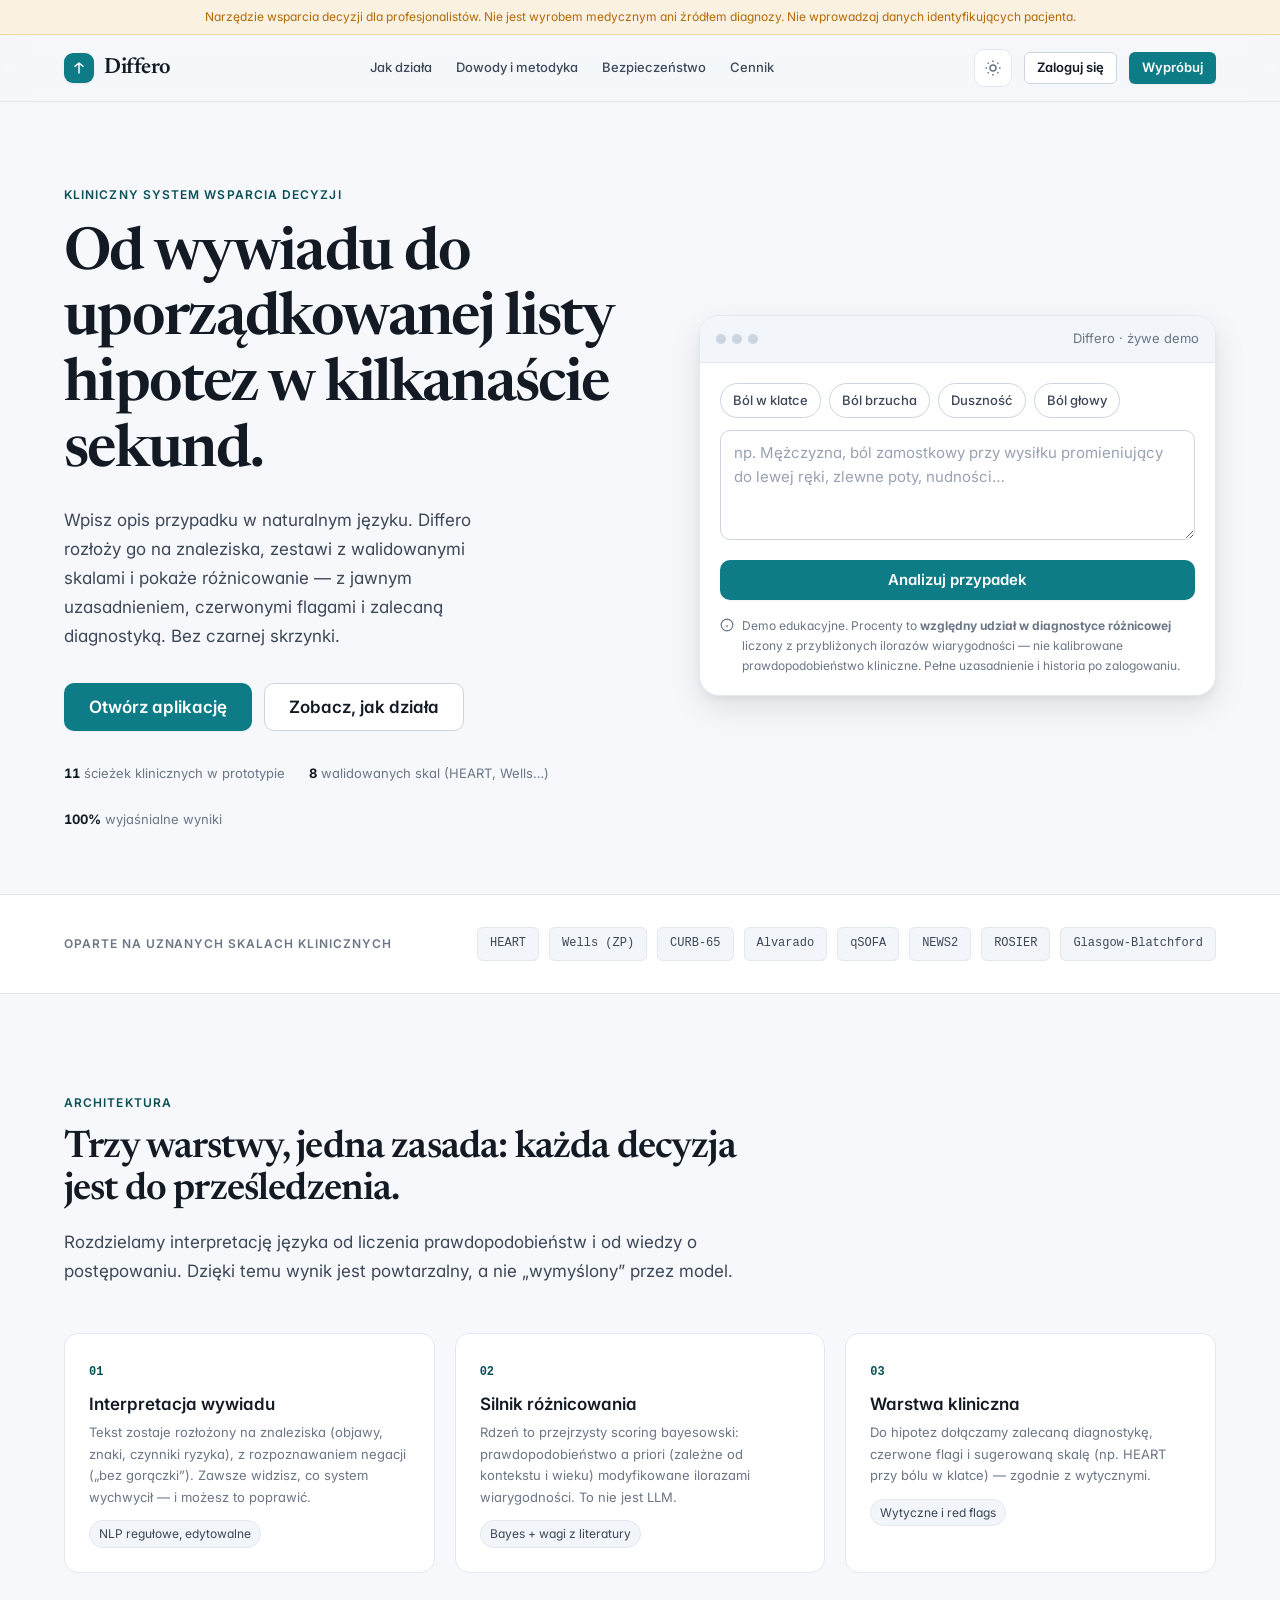
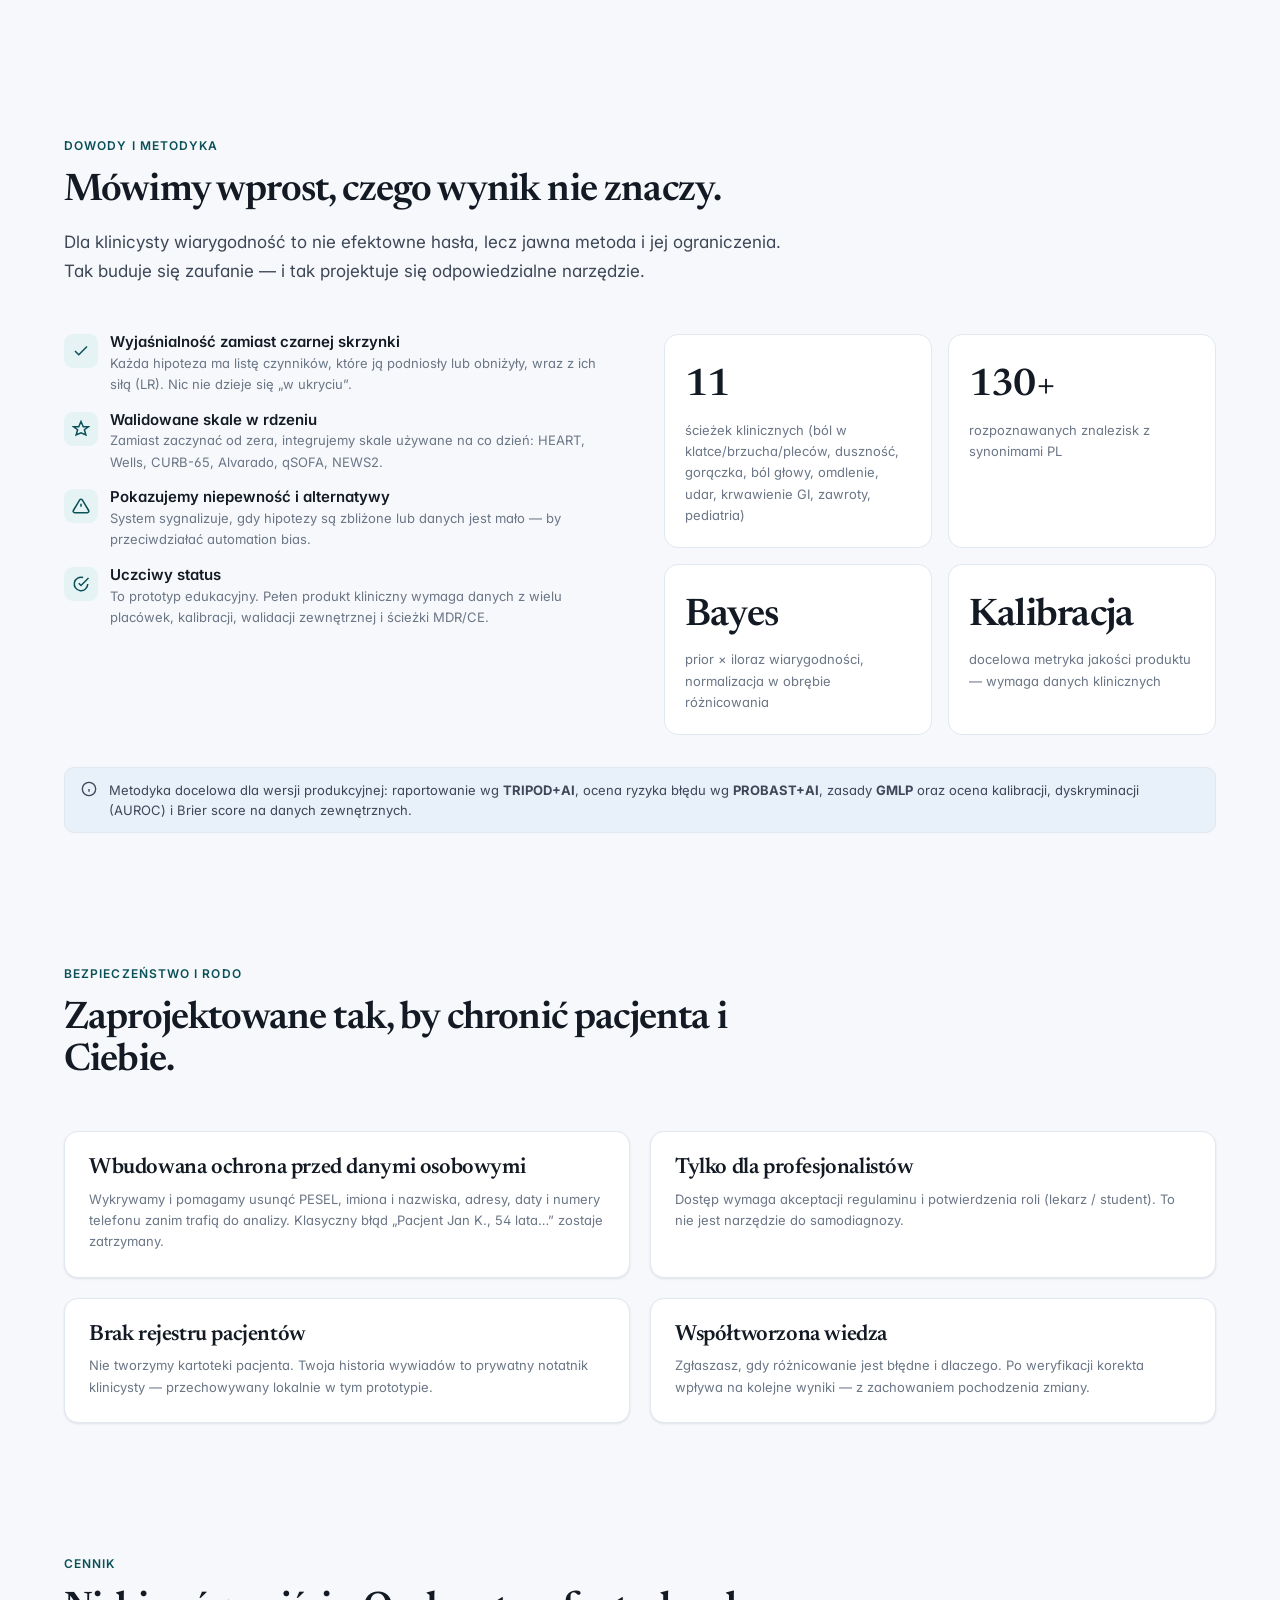
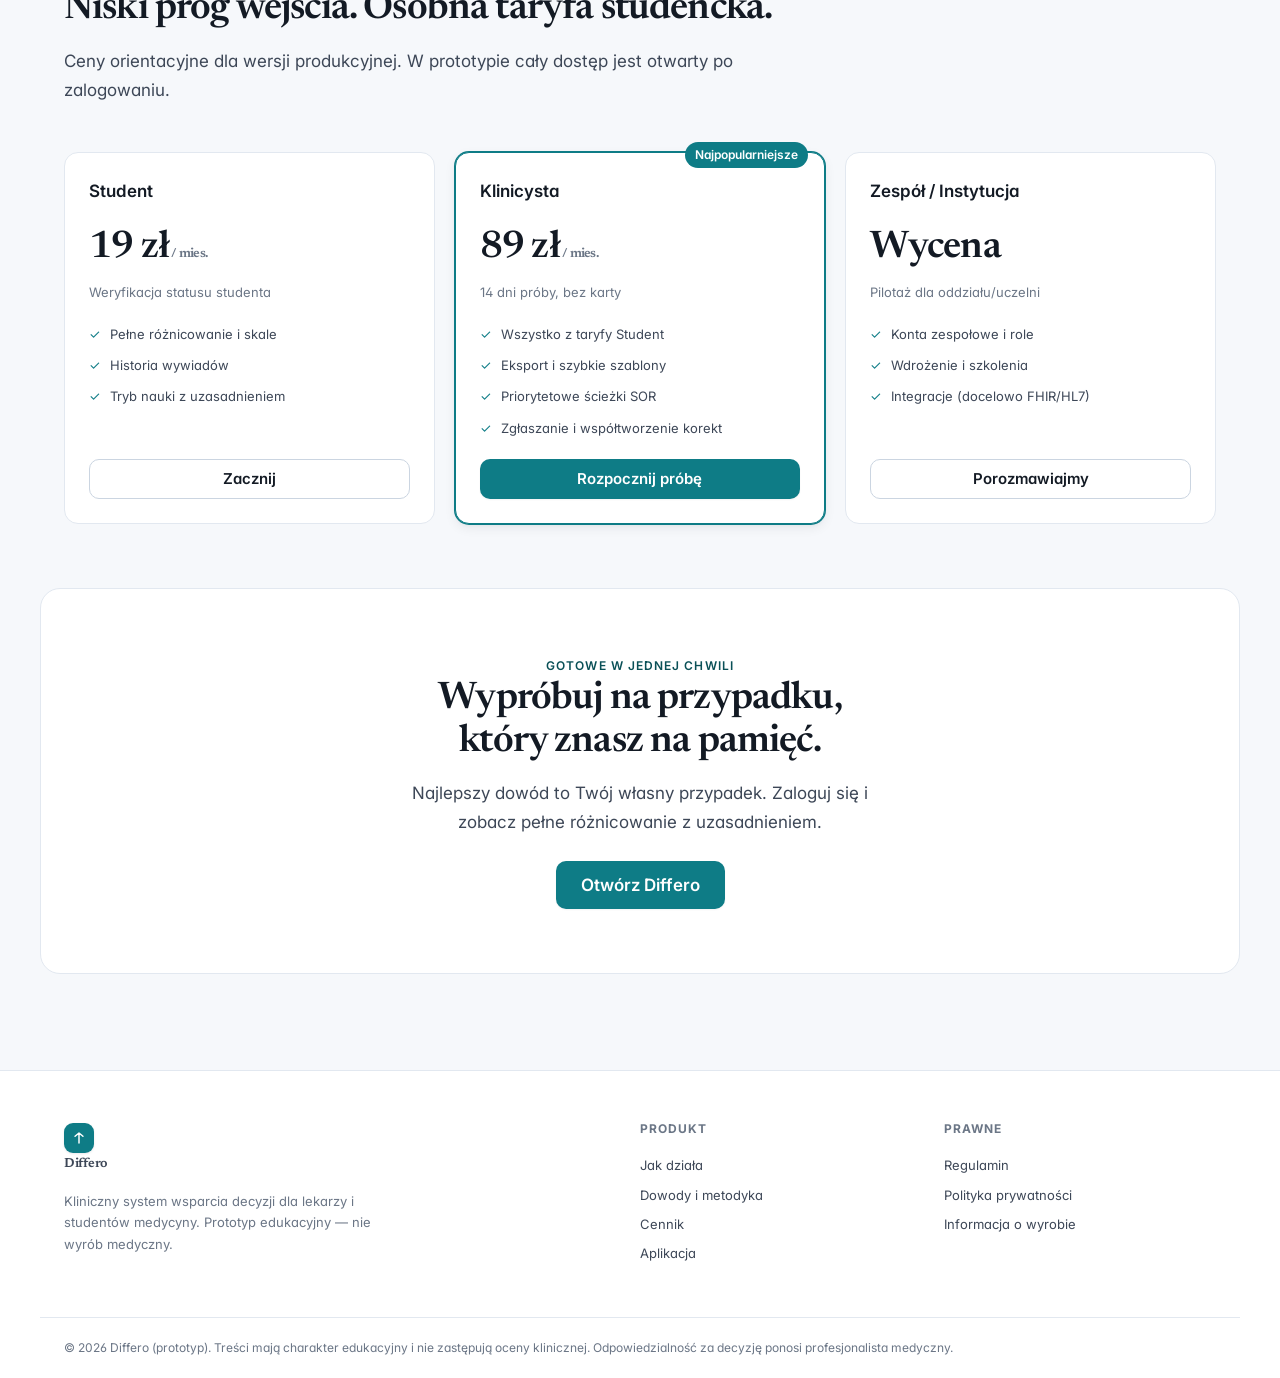
<file: differo/index.html>
<!DOCTYPE html>
<html lang="pl" data-theme="light">
<head>
  <meta charset="UTF-8" />
  <meta name="viewport" content="width=device-width, initial-scale=1.0" />
  <title>Differo — kliniczny system wsparcia decyzji dla lekarzy i studentów medycyny</title>
  <meta name="description" content="Od wywiadu do uporządkowanej listy hipotez w kilkanaście sekund. Przejrzysty silnik różnicowania oparty na walidowanych skalach klinicznych. Narzędzie wyłącznie dla profesjonalistów." />
  <link rel="stylesheet" href="assets/css/base.css" />
  <link rel="stylesheet" href="assets/css/landing.css" />
  <link rel="icon" href="data:image/svg+xml,%3Csvg xmlns='http://www.w3.org/2000/svg' viewBox='0 0 32 32'%3E%3Crect width='32' height='32' rx='8' fill='%230E7C86'/%3E%3Cpath d='M16 7v18M9 13l7-6 7 6' stroke='white' stroke-width='2.4' fill='none' stroke-linecap='round' stroke-linejoin='round'/%3E%3C/svg%3E" />
  <script>
    // ustaw motyw zanim wyrenderuje się strona (bez migotania)
    (function () {
      try {
        var t = localStorage.getItem('dfr-theme');
        if (t === 'dark' || (t === 'auto' && matchMedia('(prefers-color-scheme: dark)').matches))
          document.documentElement.setAttribute('data-theme', 'dark');
      } catch (e) {}
    })();
  </script>
</head>
<body>
  <div class="disclaimer-banner">
    Narzędzie wsparcia decyzji dla profesjonalistów. Nie jest wyrobem medycznym ani źródłem diagnozy. Nie wprowadzaj danych identyfikujących pacjenta.
  </div>

  <!-- NAWIGACJA -->
  <header class="nav">
    <div class="nav-inner">
      <a class="brand" href="index.html">
        <span class="brand-mark" aria-hidden="true">
          <svg width="18" height="18" viewBox="0 0 32 32"><path d="M16 7v18M9 13l7-6 7 6" stroke="currentColor" stroke-width="2.6" fill="none" stroke-linecap="round" stroke-linejoin="round"/></svg>
        </span>
        Differo
      </a>
      <nav class="nav-links">
        <a href="#jak" class="hide-sm">Jak działa</a>
        <a href="#dowody" class="hide-sm">Dowody i metodyka</a>
        <a href="#bezpieczenstwo" class="hide-sm">Bezpieczeństwo</a>
        <a href="#cennik" class="hide-sm">Cennik</a>
      </nav>
      <div class="nav-cta">
        <button class="theme-toggle" id="themeToggle" title="Tryb jasny/ciemny" aria-label="Przełącz motyw">
          <svg width="18" height="18" viewBox="0 0 24 24" fill="none" stroke="currentColor" stroke-width="2"><circle cx="12" cy="12" r="4"/><path d="M12 2v2M12 20v2M4.9 4.9l1.4 1.4M17.7 17.7l1.4 1.4M2 12h2M20 12h2M6.3 17.7l-1.4 1.4M19.1 4.9l-1.4 1.4"/></svg>
        </button>
        <a class="btn btn-ghost btn-sm" href="app.html">Zaloguj się</a>
        <a class="btn btn-primary btn-sm" href="app.html#wywiad">Wypróbuj</a>
      </div>
    </div>
  </header>

  <!-- HERO + DEMO -->
  <section class="hero">
    <div class="fade-up">
      <span class="eyebrow">Kliniczny system wsparcia decyzji</span>
      <h1>Od wywiadu do uporządkowanej listy hipotez w kilkanaście sekund.</h1>
      <p class="lead">Wpisz opis przypadku w naturalnym języku. Differo rozłoży go na znaleziska, zestawi z walidowanymi skalami i pokaże różnicowanie — z jawnym uzasadnieniem, czerwonymi flagami i zalecaną diagnostyką. Bez czarnej skrzynki.</p>
      <div class="hero-cta">
        <a class="btn btn-primary btn-lg" href="app.html#wywiad">Otwórz aplikację</a>
        <a class="btn btn-ghost btn-lg" href="#jak">Zobacz, jak działa</a>
      </div>
      <div class="hero-meta">
        <span><b>11</b> ścieżek klinicznych w prototypie</span>
        <span><b>8</b> walidowanych skal (HEART, Wells…)</span>
        <span><b>100%</b> wyjaśnialne wyniki</span>
      </div>
    </div>

    <div class="demo fade-up" style="animation-delay:.08s">
      <div class="demo-top">
        <div class="dots"><i></i><i></i><i></i></div>
        <span class="small muted">Differo · żywe demo</span>
      </div>
      <div class="demo-body">
        <div class="demo-examples" id="demoExamples"></div>
        <textarea class="textarea" id="demoInput" rows="3" placeholder="np. Mężczyzna, ból zamostkowy przy wysiłku promieniujący do lewej ręki, zlewne poty, nudności…"></textarea>
        <button class="btn btn-primary btn-block mt-3" id="demoRun">Analizuj przypadek</button>
        <div class="demo-result" id="demoResult"></div>
        <div class="demo-note">
          <svg width="14" height="14" viewBox="0 0 24 24" fill="none" stroke="currentColor" stroke-width="2" style="flex:none;margin-top:2px"><circle cx="12" cy="12" r="10"/><path d="M12 16v-4M12 8h.01"/></svg>
          <span>Demo edukacyjne. Procenty to <b>względny udział w diagnostyce różnicowej</b> liczony z przybliżonych ilorazów wiarygodności — nie kalibrowane prawdopodobieństwo kliniczne. Pełne uzasadnienie i historia po zalogowaniu.</span>
        </div>
      </div>
    </div>
  </section>

  <!-- PASEK ZAUFANIA -->
  <div class="trust">
    <div class="trust-inner">
      <span class="trust-label">Oparte na uznanych skalach klinicznych</span>
      <div class="trust-scales">
        <span class="scale-pill">HEART</span>
        <span class="scale-pill">Wells (ZP)</span>
        <span class="scale-pill">CURB-65</span>
        <span class="scale-pill">Alvarado</span>
        <span class="scale-pill">qSOFA</span>
        <span class="scale-pill">NEWS2</span>
        <span class="scale-pill">ROSIER</span>
        <span class="scale-pill">Glasgow-Blatchford</span>
      </div>
    </div>
  </div>

  <!-- JAK DZIAŁA -->
  <section class="section" id="jak">
    <div class="section-head">
      <span class="eyebrow">Architektura</span>
      <h2>Trzy warstwy, jedna zasada: każda decyzja jest do prześledzenia.</h2>
      <p class="lead">Rozdzielamy interpretację języka od liczenia prawdopodobieństw i od wiedzy o postępowaniu. Dzięki temu wynik jest powtarzalny, a nie „wymyślony” przez model.</p>
    </div>
    <div class="layers">
      <div class="layer">
        <span class="layer-num">01</span>
        <h4>Interpretacja wywiadu</h4>
        <p>Tekst zostaje rozłożony na znaleziska (objawy, znaki, czynniki ryzyka), z rozpoznawaniem negacji („bez gorączki”). Zawsze widzisz, co system wychwycił — i możesz to poprawić.</p>
        <span class="tag">NLP regułowe, edytowalne</span>
      </div>
      <div class="layer">
        <span class="layer-num">02</span>
        <h4>Silnik różnicowania</h4>
        <p>Rdzeń to przejrzysty scoring bayesowski: prawdopodobieństwo a priori (zależne od kontekstu i wieku) modyfikowane ilorazami wiarygodności. To nie jest LLM.</p>
        <span class="tag">Bayes + wagi z literatury</span>
      </div>
      <div class="layer">
        <span class="layer-num">03</span>
        <h4>Warstwa kliniczna</h4>
        <p>Do hipotez dołączamy zalecaną diagnostykę, czerwone flagi i sugerowaną skalę (np. HEART przy bólu w klatce) — zgodnie z wytycznymi.</p>
        <span class="tag">Wytyczne i red flags</span>
      </div>
    </div>
  </section>

  <!-- DOWODY -->
  <section class="section section-sm" id="dowody">
    <div class="section-head">
      <span class="eyebrow">Dowody i metodyka</span>
      <h2>Mówimy wprost, czego wynik nie znaczy.</h2>
      <p class="lead">Dla klinicysty wiarygodność to nie efektowne hasła, lecz jawna metoda i jej ograniczenia. Tak buduje się zaufanie — i tak projektuje się odpowiedzialne narzędzie.</p>
    </div>
    <div class="proof">
      <div class="proof-list">
        <div class="proof-row">
          <span class="ic"><svg width="18" height="18" viewBox="0 0 24 24" fill="none" stroke="currentColor" stroke-width="2"><path d="M20 6L9 17l-5-5"/></svg></span>
          <div><h4>Wyjaśnialność zamiast czarnej skrzynki</h4><p>Każda hipoteza ma listę czynników, które ją podniosły lub obniżyły, wraz z ich siłą (LR). Nic nie dzieje się „w ukryciu”.</p></div>
        </div>
        <div class="proof-row">
          <span class="ic"><svg width="18" height="18" viewBox="0 0 24 24" fill="none" stroke="currentColor" stroke-width="2"><path d="M12 2l3 7h7l-5.5 4 2 7L12 17l-6.5 3 2-7L2 9h7z"/></svg></span>
          <div><h4>Walidowane skale w rdzeniu</h4><p>Zamiast zaczynać od zera, integrujemy skale używane na co dzień: HEART, Wells, CURB-65, Alvarado, qSOFA, NEWS2.</p></div>
        </div>
        <div class="proof-row">
          <span class="ic"><svg width="18" height="18" viewBox="0 0 24 24" fill="none" stroke="currentColor" stroke-width="2"><path d="M12 9v4M12 17h.01M10.3 3.9 1.8 18a2 2 0 0 0 1.7 3h17a2 2 0 0 0 1.7-3L13.7 3.9a2 2 0 0 0-3.4 0z"/></svg></span>
          <div><h4>Pokazujemy niepewność i alternatywy</h4><p>System sygnalizuje, gdy hipotezy są zbliżone lub danych jest mało — by przeciwdziałać automation bias.</p></div>
        </div>
        <div class="proof-row">
          <span class="ic"><svg width="18" height="18" viewBox="0 0 24 24" fill="none" stroke="currentColor" stroke-width="2"><path d="M21 12a9 9 0 1 1-6.2-8.6"/><path d="M22 4 12 14l-3-3"/></svg></span>
          <div><h4>Uczciwy status</h4><p>To prototyp edukacyjny. Pełen produkt kliniczny wymaga danych z wielu placówek, kalibracji, walidacji zewnętrznej i ścieżki MDR/CE.</p></div>
        </div>
      </div>
      <div class="metrics">
        <div class="metric"><div class="v tnum">11</div><div class="k">ścieżek klinicznych (ból w klatce/brzucha/pleców, duszność, gorączka, ból głowy, omdlenie, udar, krwawienie GI, zawroty, pediatria)</div></div>
        <div class="metric"><div class="v tnum">130+</div><div class="k">rozpoznawanych znalezisk z synonimami PL</div></div>
        <div class="metric"><div class="v">Bayes</div><div class="k">prior × iloraz wiarygodności, normalizacja w obrębie różnicowania</div></div>
        <div class="metric"><div class="v">Kalibracja</div><div class="k">docelowa metryka jakości produktu — wymaga danych klinicznych</div></div>
      </div>
    </div>
    <div class="alert alert-info mt-8">
      <svg class="alert-icon" width="16" height="16" viewBox="0 0 24 24" fill="none" stroke="currentColor" stroke-width="2"><circle cx="12" cy="12" r="10"/><path d="M12 16v-4M12 8h.01"/></svg>
      <span>Metodyka docelowa dla wersji produkcyjnej: raportowanie wg <b>TRIPOD+AI</b>, ocena ryzyka błędu wg <b>PROBAST+AI</b>, zasady <b>GMLP</b> oraz ocena kalibracji, dyskryminacji (AUROC) i Brier score na danych zewnętrznych.</span>
    </div>
  </section>

  <!-- BEZPIECZEŃSTWO -->
  <section class="section section-sm" id="bezpieczenstwo">
    <div class="section-head">
      <span class="eyebrow">Bezpieczeństwo i RODO</span>
      <h2>Zaprojektowane tak, by chronić pacjenta i Ciebie.</h2>
    </div>
    <div class="safe-grid">
      <div class="card card-pad">
        <h4 class="serif">Wbudowana ochrona przed danymi osobowymi</h4>
        <p class="muted small mt-2">Wykrywamy i pomagamy usunąć PESEL, imiona i nazwiska, adresy, daty i numery telefonu zanim trafią do analizy. Klasyczny błąd „Pacjent Jan K., 54 lata…” zostaje zatrzymany.</p>
      </div>
      <div class="card card-pad">
        <h4 class="serif">Tylko dla profesjonalistów</h4>
        <p class="muted small mt-2">Dostęp wymaga akceptacji regulaminu i potwierdzenia roli (lekarz / student). To nie jest narzędzie do samodiagnozy.</p>
      </div>
      <div class="card card-pad">
        <h4 class="serif">Brak rejestru pacjentów</h4>
        <p class="muted small mt-2">Nie tworzymy kartoteki pacjenta. Twoja historia wywiadów to prywatny notatnik klinicysty — przechowywany lokalnie w tym prototypie.</p>
      </div>
      <div class="card card-pad">
        <h4 class="serif">Współtworzona wiedza</h4>
        <p class="muted small mt-2">Zgłaszasz, gdy różnicowanie jest błędne i dlaczego. Po weryfikacji korekta wpływa na kolejne wyniki — z zachowaniem pochodzenia zmiany.</p>
      </div>
    </div>
  </section>

  <!-- CENNIK -->
  <section class="section section-sm" id="cennik">
    <div class="section-head">
      <span class="eyebrow">Cennik</span>
      <h2>Niski próg wejścia. Osobna taryfa studencka.</h2>
      <p class="lead">Ceny orientacyjne dla wersji produkcyjnej. W prototypie cały dostęp jest otwarty po zalogowaniu.</p>
    </div>
    <div class="pricing">
      <div class="price">
        <span class="tier">Student</span>
        <div class="amt">19 zł<span class="per"> / mies.</span></div>
        <span class="per">Weryfikacja statusu studenta</span>
        <ul>
          <li><span class="ck">✓</span> Pełne różnicowanie i skale</li>
          <li><span class="ck">✓</span> Historia wywiadów</li>
          <li><span class="ck">✓</span> Tryb nauki z uzasadnieniem</li>
        </ul>
        <a class="btn btn-ghost btn-block" href="app.html">Zacznij</a>
      </div>
      <div class="price featured">
        <span class="ribbon">Najpopularniejsze</span>
        <span class="tier">Klinicysta</span>
        <div class="amt">89 zł<span class="per"> / mies.</span></div>
        <span class="per">14 dni próby, bez karty</span>
        <ul>
          <li><span class="ck">✓</span> Wszystko z taryfy Student</li>
          <li><span class="ck">✓</span> Eksport i szybkie szablony</li>
          <li><span class="ck">✓</span> Priorytetowe ścieżki SOR</li>
          <li><span class="ck">✓</span> Zgłaszanie i współtworzenie korekt</li>
        </ul>
        <a class="btn btn-primary btn-block" href="app.html">Rozpocznij próbę</a>
      </div>
      <div class="price">
        <span class="tier">Zespół / Instytucja</span>
        <div class="amt">Wycena</div>
        <span class="per">Pilotaż dla oddziału/uczelni</span>
        <ul>
          <li><span class="ck">✓</span> Konta zespołowe i role</li>
          <li><span class="ck">✓</span> Wdrożenie i szkolenia</li>
          <li><span class="ck">✓</span> Integracje (docelowo FHIR/HL7)</li>
        </ul>
        <a class="btn btn-ghost btn-block" href="app.html">Porozmawiajmy</a>
      </div>
    </div>
  </section>

  <!-- CTA -->
  <section class="cta-final">
    <span class="eyebrow">Gotowe w jednej chwili</span>
    <h2>Wypróbuj na przypadku, który znasz na pamięć.</h2>
    <p class="lead text-center" style="max-width:46ch;margin:0 auto var(--sp-6)">Najlepszy dowód to Twój własny przypadek. Zaloguj się i zobacz pełne różnicowanie z uzasadnieniem.</p>
    <a class="btn btn-primary btn-lg" href="app.html">Otwórz Differo</a>
  </section>

  <!-- STOPKA -->
  <footer class="footer">
    <div class="footer-inner">
      <div>
        <a class="brand" href="index.html">
          <span class="brand-mark" aria-hidden="true"><svg width="18" height="18" viewBox="0 0 32 32"><path d="M16 7v18M9 13l7-6 7 6" stroke="currentColor" stroke-width="2.6" fill="none" stroke-linecap="round" stroke-linejoin="round"/></svg></span>
          Differo
        </a>
        <p class="muted small mt-3" style="max-width:42ch">Kliniczny system wsparcia decyzji dla lekarzy i studentów medycyny. Prototyp edukacyjny — nie wyrób medyczny.</p>
      </div>
      <div>
        <h5>Produkt</h5>
        <a href="#jak">Jak działa</a>
        <a href="#dowody">Dowody i metodyka</a>
        <a href="#cennik">Cennik</a>
        <a href="app.html">Aplikacja</a>
      </div>
      <div>
        <h5>Prawne</h5>
        <a href="app.html#prawne">Regulamin</a>
        <a href="app.html#prawne">Polityka prywatności</a>
        <a href="app.html#prawne">Informacja o wyrobie</a>
      </div>
    </div>
    <div class="footer-legal">
      © <span id="year"></span> Differo (prototyp). Treści mają charakter edukacyjny i nie zastępują oceny klinicznej. Odpowiedzialność za decyzję ponosi profesjonalista medyczny.
    </div>
  </footer>

  <script src="assets/js/data/knowledge.js"></script>
  <script src="assets/js/engine/engine.js"></script>
  <script src="assets/js/landing.js"></script>
</body>
</html>
</file>
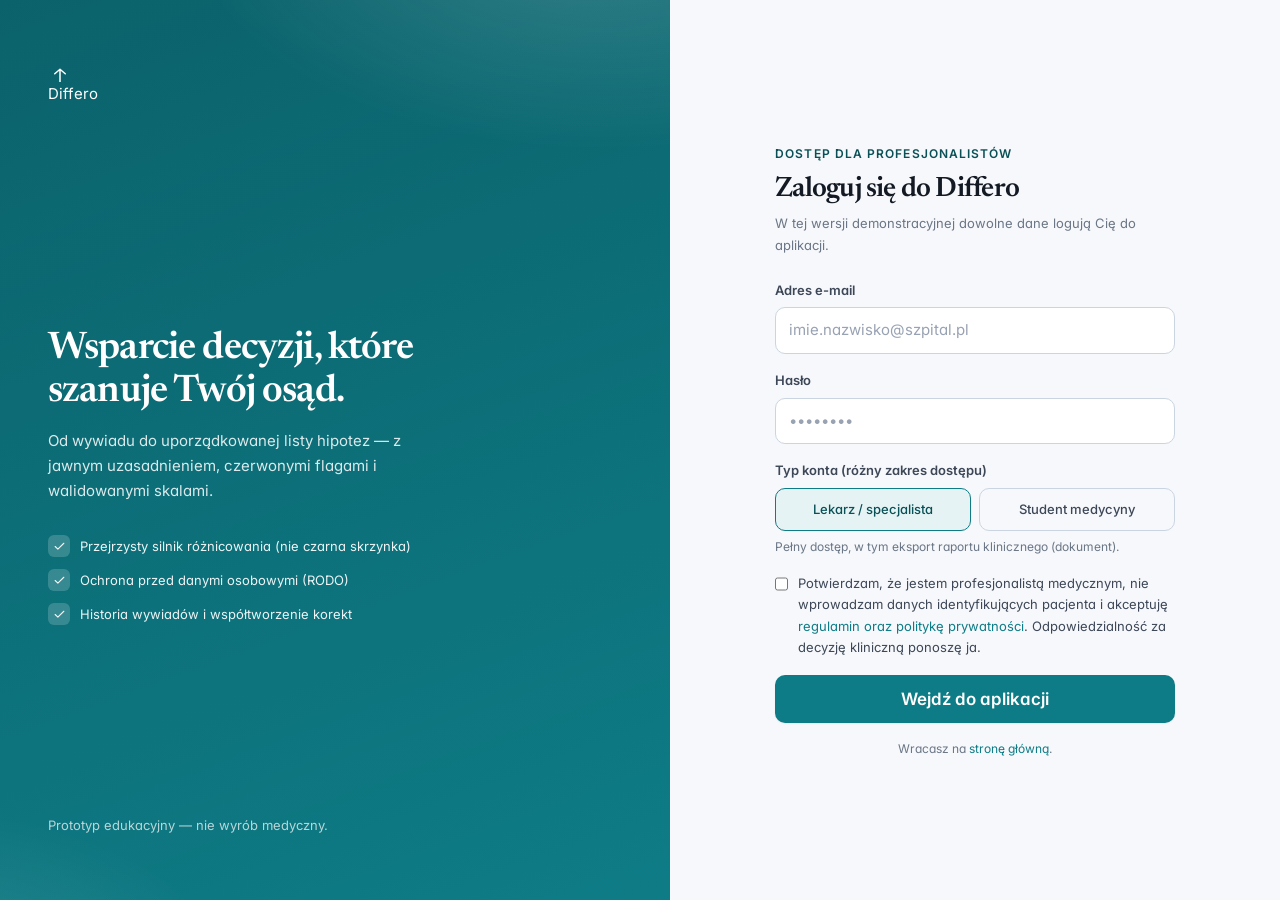
<file: differo/app.html>
<!DOCTYPE html>
<html lang="pl" data-theme="light">
<head>
  <meta charset="UTF-8" />
  <meta name="viewport" content="width=device-width, initial-scale=1.0" />
  <title>Differo — aplikacja</title>
  <link rel="stylesheet" href="assets/css/base.css" />
  <link rel="stylesheet" href="assets/css/app.css" />
  <link rel="icon" href="data:image/svg+xml,%3Csvg xmlns='http://www.w3.org/2000/svg' viewBox='0 0 32 32'%3E%3Crect width='32' height='32' rx='8' fill='%230E7C86'/%3E%3Cpath d='M16 7v18M9 13l7-6 7 6' stroke='white' stroke-width='2.4' fill='none' stroke-linecap='round' stroke-linejoin='round'/%3E%3C/svg%3E" />
  <script>
    (function () {
      try {
        var t = localStorage.getItem('dfr-theme');
        if (t === 'dark' || (t === 'auto' && matchMedia('(prefers-color-scheme: dark)').matches))
          document.documentElement.setAttribute('data-theme', 'dark');
      } catch (e) {}
    })();
  </script>
</head>
<body>
  <div id="root"></div>
  <div id="modalRoot"></div>
  <div class="toast-wrap" id="toastRoot"></div>

  <script src="assets/js/data/knowledge.js"></script>
  <script src="assets/js/engine/engine.js"></script>
  <script src="assets/js/app.js"></script>
</body>
</html>
</file>
<file: differo/assets/css/base.css>
/* ============================================================================
   Differo — system projektowy (design tokens, reset, typografia, komponenty)
   Jasna baza domyślnie, tryb ciemny jako opcja. Jeden akcent: teal.
   ========================================================================== */

/* ---- Fonty: serif redakcyjny w nagłówkach + neutralny sans w treści ----- */
@import url('https://fonts.googleapis.com/css2?family=Newsreader:opsz,wght@6..72,400;6..72,500;6..72,600;6..72,700&family=Inter:wght@400;500;600;700&display=swap');

/* =============================== TOKENY ================================== */
:root {
  /* Skala typograficzna (modular ~1.2) */
  --font-serif: 'Newsreader', Georgia, 'Times New Roman', serif;
  --font-sans: 'Inter', -apple-system, BlinkMacSystemFont, 'Segoe UI', Roboto, system-ui, sans-serif;
  --font-mono: ui-monospace, 'SF Mono', 'Cascadia Code', 'JetBrains Mono', Consolas, monospace;

  --fs-xs: 0.75rem;     /* 12 */
  --fs-sm: 0.8125rem;   /* 13 */
  --fs-base: 0.9375rem; /* 15 */
  --fs-md: 1.0625rem;   /* 17 */
  --fs-lg: 1.375rem;    /* 22 */
  --fs-xl: 1.75rem;     /* 28 */
  --fs-2xl: 2.375rem;   /* 38 */
  --fs-3xl: 3.25rem;    /* 52 */
  --fs-4xl: 4rem;       /* 64 */

  /* Odstępy (4px baza) */
  --sp-1: 4px;  --sp-2: 8px;  --sp-3: 12px; --sp-4: 16px;
  --sp-5: 20px; --sp-6: 24px; --sp-8: 32px; --sp-10: 40px;
  --sp-12: 48px; --sp-16: 64px; --sp-20: 80px; --sp-24: 96px;

  /* Promienie — jedna rodzina */
  --r-sm: 6px; --r-md: 10px; --r-lg: 14px; --r-xl: 20px; --r-full: 999px;

  /* Ruch */
  --ease: cubic-bezier(0.19, 1, 0.22, 1);
  --dur: 0.25s;

  /* ---- Paleta jasna (domyślna) ---- */
  --bg: #F6F8FB;            /* lekko złamana biel, nie #FFF */
  --bg-elev: #FFFFFF;       /* powierzchnie/karty */
  --bg-sunken: #EEF2F7;     /* zagłębienia, pola */
  --surface-2: #F2F5F9;
  --text: #131A24;          /* prawie-czerń */
  --text-soft: #3D4757;
  --text-muted: #6B7686;
  --text-faint: #98A2B3;
  --border: #E2E8F0;
  --border-strong: #CBD5E1;

  /* Akcent — teal (jeden, pewny) */
  --accent: #0E7C86;
  --accent-strong: #0B626B;
  --accent-soft: #E5F3F4;
  --accent-soft-2: #D2E9EB;
  --accent-text: #0A5057;
  --on-accent: #FFFFFF;

  /* Kolory ryzyka — zdesaturowane, oszczędnie */
  --crit: #C0362C;          /* nasycona czerwień TYLKO na realne alerty */
  --crit-soft: #FBEAE8;
  --crit-border: #F0C7C2;
  --warn: #B26B07;
  --warn-soft: #FBF1E1;
  --warn-border: #EDD7AE;
  --ok: #157F52;
  --ok-soft: #E4F4EC;
  --ok-border: #BFE3D0;
  --info: #2563A8;
  --info-soft: #E8F0FA;

  /* Cienie — subtelne */
  --sh-xs: 0 1px 2px rgba(16,24,40,.05);
  --sh-sm: 0 1px 3px rgba(16,24,40,.06), 0 1px 2px rgba(16,24,40,.04);
  --sh-md: 0 4px 12px rgba(16,24,40,.07), 0 2px 4px rgba(16,24,40,.04);
  --sh-lg: 0 12px 32px rgba(16,24,40,.10), 0 4px 8px rgba(16,24,40,.05);
  --sh-focus: 0 0 0 3px rgba(14,124,134,.22);

  --maxw: 1200px;
}

/* ---- Paleta ciemna (opcja, np. praca nocna / radiologia) ---- */
:root[data-theme="dark"] {
  --bg: #0D1117;
  --bg-elev: #161C24;
  --bg-sunken: #11161D;
  --surface-2: #1B232D;
  --text: #E6EAF0;
  --text-soft: #C2CAD6;
  --text-muted: #8A95A5;
  --text-faint: #5C6675;
  --border: #232C38;
  --border-strong: #324053;

  --accent: #34C5C9;
  --accent-strong: #5AD6D9;
  --accent-soft: #11302F;
  --accent-soft-2: #15403F;
  --accent-text: #6FD9DC;
  --on-accent: #06222A;

  --crit: #F2655A;
  --crit-soft: #2A1714;
  --crit-border: #5A2A24;
  --warn: #E0A23C;
  --warn-soft: #2A2113;
  --warn-border: #574321;
  --ok: #3FBE82;
  --ok-soft: #122A1E;
  --ok-border: #234A37;
  --info: #5AA0E6;
  --info-soft: #142436;

  --sh-xs: 0 1px 2px rgba(0,0,0,.4);
  --sh-sm: 0 1px 3px rgba(0,0,0,.5);
  --sh-md: 0 4px 14px rgba(0,0,0,.5);
  --sh-lg: 0 16px 40px rgba(0,0,0,.55);
  --sh-focus: 0 0 0 3px rgba(52,197,201,.28);
}

/* =============================== RESET ================================== */
*, *::before, *::after { box-sizing: border-box; }
* { margin: 0; }
html { -webkit-text-size-adjust: 100%; scroll-behavior: smooth; }
@media (prefers-reduced-motion: reduce) {
  html { scroll-behavior: auto; }
  *, *::before, *::after { animation-duration: .001ms !important; transition-duration: .001ms !important; }
}
body {
  font-family: var(--font-sans);
  font-size: var(--fs-base);
  line-height: 1.65;
  color: var(--text);
  background: var(--bg);
  -webkit-font-smoothing: antialiased;
  text-rendering: optimizeLegibility;
  font-feature-settings: "cv11", "ss01";
  transition: background-color var(--dur) var(--ease), color var(--dur) var(--ease);
}
img, svg, video { display: block; max-width: 100%; }
input, button, textarea, select { font: inherit; color: inherit; }
button { cursor: pointer; background: none; border: none; }
a { color: var(--accent); text-decoration: none; }
a:hover { color: var(--accent-strong); }
ul, ol { padding-left: 1.2em; }
:focus-visible { outline: none; box-shadow: var(--sh-focus); border-radius: var(--r-sm); }
::selection { background: var(--accent-soft-2); color: var(--accent-text); }

/* ============================ TYPOGRAFIA =============================== */
h1, h2, h3, h4 { font-family: var(--font-serif); font-weight: 600; line-height: 1.12; letter-spacing: -0.018em; color: var(--text); }
h1 { font-size: var(--fs-3xl); letter-spacing: -0.028em; }
h2 { font-size: var(--fs-2xl); letter-spacing: -0.022em; }
h3 { font-size: var(--fs-xl); }
h4 { font-size: var(--fs-lg); }
.serif { font-family: var(--font-serif); }
.tnum { font-variant-numeric: tabular-nums; }
.eyebrow {
  font-family: var(--font-sans); font-size: var(--fs-xs); font-weight: 600;
  letter-spacing: 0.09em; text-transform: uppercase; color: var(--accent-text);
}
.lead { font-size: var(--fs-md); color: var(--text-soft); line-height: 1.7; }
.muted { color: var(--text-muted); }
.faint { color: var(--text-faint); }
.small { font-size: var(--fs-sm); }
.xs { font-size: var(--fs-xs); }

/* ============================ KOMPONENTY ============================== */

/* Przyciski */
.btn {
  display: inline-flex; align-items: center; justify-content: center; gap: var(--sp-2);
  padding: 10px 18px; border-radius: var(--r-md); font-weight: 600; font-size: var(--fs-base);
  border: 1px solid transparent; transition: all .18s var(--ease); white-space: nowrap;
  line-height: 1.2;
}
.btn:active { transform: translateY(1px); }
.btn-primary { background: var(--accent); color: var(--on-accent); box-shadow: var(--sh-xs); }
.btn-primary:hover { background: var(--accent-strong); color: var(--on-accent); box-shadow: var(--sh-sm); }
.btn-ghost { background: var(--bg-elev); color: var(--text); border-color: var(--border-strong); }
.btn-ghost:hover { background: var(--surface-2); border-color: var(--text-faint); }
.btn-subtle { background: transparent; color: var(--text-soft); }
.btn-subtle:hover { background: var(--surface-2); color: var(--text); }
.btn-danger { background: var(--crit-soft); color: var(--crit); border-color: var(--crit-border); }
.btn-danger:hover { background: var(--crit); color: #fff; }
.btn-lg { padding: 13px 24px; font-size: var(--fs-md); }
.btn-sm { padding: 7px 12px; font-size: var(--fs-sm); border-radius: var(--r-sm); }
.btn-block { width: 100%; }
.btn[disabled] { opacity: .5; cursor: not-allowed; }

/* Karty */
.card {
  background: var(--bg-elev); border: 1px solid var(--border);
  border-radius: var(--r-lg); box-shadow: var(--sh-sm);
}
.card-pad { padding: var(--sp-6); }

/* Plakietki */
.badge {
  display: inline-flex; align-items: center; gap: 6px; padding: 3px 10px;
  border-radius: var(--r-full); font-size: var(--fs-xs); font-weight: 600;
  background: var(--surface-2); color: var(--text-soft); border: 1px solid var(--border);
}
.badge-accent { background: var(--accent-soft); color: var(--accent-text); border-color: var(--accent-soft-2); }
.badge-crit { background: var(--crit-soft); color: var(--crit); border-color: var(--crit-border); }
.badge-warn { background: var(--warn-soft); color: var(--warn); border-color: var(--warn-border); }
.badge-ok { background: var(--ok-soft); color: var(--ok); border-color: var(--ok-border); }
.dot { width: 7px; height: 7px; border-radius: 50%; background: currentColor; flex: none; }

/* Pola formularza */
.field { display: flex; flex-direction: column; gap: 6px; }
.label { font-size: var(--fs-sm); font-weight: 600; color: var(--text-soft); }
.hint { font-size: var(--fs-xs); color: var(--text-muted); }
.input, .textarea, .select {
  width: 100%; padding: 10px 13px; background: var(--bg-elev);
  border: 1px solid var(--border-strong); border-radius: var(--r-md);
  font-size: var(--fs-base); color: var(--text); transition: border-color .15s, box-shadow .15s;
}
.input:focus, .textarea:focus, .select:focus { border-color: var(--accent); box-shadow: var(--sh-focus); }
.textarea { resize: vertical; min-height: 110px; line-height: 1.6; }
.select { appearance: none; background-image: url("data:image/svg+xml,%3Csvg xmlns='http://www.w3.org/2000/svg' width='12' height='12' viewBox='0 0 12 12'%3E%3Cpath fill='%236B7686' d='M3 4.5L6 7.5L9 4.5'/%3E%3C/svg%3E"); background-repeat: no-repeat; background-position: right 12px center; padding-right: 34px; }
.input::placeholder, .textarea::placeholder { color: var(--text-faint); }

/* Chipy / przełączniki */
.chip {
  display: inline-flex; align-items: center; gap: 6px; padding: 6px 12px;
  border-radius: var(--r-full); font-size: var(--fs-sm); font-weight: 500;
  background: var(--bg-elev); border: 1px solid var(--border-strong); color: var(--text-soft);
  transition: all .15s var(--ease);
}
.chip:hover { border-color: var(--accent); color: var(--accent-text); }
.chip.is-active { background: var(--accent-soft); border-color: var(--accent); color: var(--accent-text); }
.chip .x { color: var(--text-faint); font-weight: 700; }
.chip-remove:hover { background: var(--crit-soft); border-color: var(--crit-border); color: var(--crit); }

/* Alerty */
.alert { display: flex; gap: var(--sp-3); padding: var(--sp-3) var(--sp-4); border-radius: var(--r-md); border: 1px solid; font-size: var(--fs-sm); line-height: 1.55; }
.alert-icon { flex: none; margin-top: 1px; }
.alert-crit { background: var(--crit-soft); border-color: var(--crit-border); color: var(--crit); }
.alert-warn { background: var(--warn-soft); border-color: var(--warn-border); color: var(--warn); }
.alert-info { background: var(--info-soft); border-color: var(--border); color: var(--text-soft); }
.alert-ok { background: var(--ok-soft); border-color: var(--ok-border); color: var(--ok); }
.alert b { color: inherit; }

/* Pasek prawdopodobieństwa */
.prob-row { display: flex; align-items: center; gap: var(--sp-3); }
.prob-track { flex: 1; height: 8px; background: var(--bg-sunken); border-radius: var(--r-full); overflow: hidden; }
.prob-fill { height: 100%; border-radius: var(--r-full); background: var(--accent); transition: width .6s var(--ease); }
.prob-fill.t-crit { background: var(--crit); }
.prob-fill.t-warn { background: var(--warn); }

/* Separator */
.hr { height: 1px; background: var(--border); border: 0; margin: var(--sp-6) 0; }

/* Theme toggle */
.theme-toggle {
  width: 38px; height: 38px; border-radius: var(--r-md); display: inline-flex;
  align-items: center; justify-content: center; color: var(--text-muted);
  border: 1px solid var(--border); background: var(--bg-elev); transition: all .15s;
}
.theme-toggle:hover { color: var(--text); border-color: var(--border-strong); }

/* Narzędziowe */
.flex { display: flex; } .col { flex-direction: column; }
.items-center { align-items: center; } .justify-between { justify-content: space-between; }
.gap-1 { gap: var(--sp-1); } .gap-2 { gap: var(--sp-2); } .gap-3 { gap: var(--sp-3); }
.gap-4 { gap: var(--sp-4); } .gap-6 { gap: var(--sp-6); }
.wrap { flex-wrap: wrap; } .grow { flex: 1; }
.mt-1{margin-top:var(--sp-1)} .mt-2{margin-top:var(--sp-2)} .mt-3{margin-top:var(--sp-3)}
.mt-4{margin-top:var(--sp-4)} .mt-6{margin-top:var(--sp-6)} .mt-8{margin-top:var(--sp-8)}
.mb-2{margin-bottom:var(--sp-2)} .mb-4{margin-bottom:var(--sp-4)} .mb-6{margin-bottom:var(--sp-6)}
.hidden { display: none !important; }
.text-center { text-align: center; }
.skeleton { background: linear-gradient(90deg, var(--bg-sunken) 25%, var(--surface-2) 37%, var(--bg-sunken) 63%); background-size: 400% 100%; animation: shimmer 1.4s ease infinite; border-radius: var(--r-sm); }
@keyframes shimmer { 0% { background-position: 100% 0; } 100% { background-position: -100% 0; } }

/* Wejścia animowane */
.fade-up { animation: fadeUp .5s var(--ease) both; }
@keyframes fadeUp { from { opacity: 0; transform: translateY(10px); } to { opacity: 1; transform: none; } }
.fade-in { animation: fadeIn .4s var(--ease) both; }
@keyframes fadeIn { from { opacity: 0; } to { opacity: 1; } }

/* Pasek przewijania */
* { scrollbar-width: thin; scrollbar-color: var(--border-strong) transparent; }
*::-webkit-scrollbar { width: 10px; height: 10px; }
*::-webkit-scrollbar-thumb { background: var(--border-strong); border-radius: 10px; border: 3px solid var(--bg); }
*::-webkit-scrollbar-track { background: transparent; }
</file>
<file: differo/assets/css/landing.css>
/* ============================================================================
   Differo — landing (strona sprzedażowa)
   ========================================================================== */

/* ---- Nawigacja ---- */
.nav {
  position: sticky; top: 0; z-index: 50;
  backdrop-filter: saturate(180%) blur(12px);
  background: color-mix(in srgb, var(--bg) 82%, transparent);
  border-bottom: 1px solid var(--border);
}
.nav-inner { max-width: var(--maxw); margin: 0 auto; padding: 14px var(--sp-6); display: flex; align-items: center; justify-content: space-between; gap: var(--sp-6); }
.brand { display: inline-flex; align-items: center; gap: 10px; font-family: var(--font-serif); font-weight: 600; font-size: var(--fs-lg); color: var(--text); letter-spacing: -0.02em; }
.brand-mark { width: 30px; height: 30px; border-radius: 9px; display: grid; place-items: center; background: var(--accent); color: var(--on-accent); box-shadow: var(--sh-sm); }
.nav-links { display: flex; align-items: center; gap: var(--sp-6); }
.nav-links a { color: var(--text-soft); font-size: var(--fs-sm); font-weight: 500; }
.nav-links a:hover { color: var(--text); }
.nav-cta { display: flex; align-items: center; gap: var(--sp-3); }
@media (max-width: 860px) { .nav-links .hide-sm { display: none; } }

/* ---- Sekcje ---- */
.section { max-width: var(--maxw); margin: 0 auto; padding: var(--sp-24) var(--sp-6); }
.section-sm { padding-top: var(--sp-16); padding-bottom: var(--sp-16); }
.section-head { max-width: 720px; margin-bottom: var(--sp-12); }
.section-head h2 { margin-top: var(--sp-3); }
.section-head .lead { margin-top: var(--sp-4); }

/* ---- Hero ---- */
.hero { max-width: var(--maxw); margin: 0 auto; padding: var(--sp-20) var(--sp-6) var(--sp-16); display: grid; grid-template-columns: 1.05fr 0.95fr; gap: var(--sp-16); align-items: center; }
.hero h1 { margin-top: var(--sp-4); font-size: clamp(2.2rem, 4.6vw, 3.7rem); }
.hero .lead { margin-top: var(--sp-5); max-width: 38ch; }
.hero-cta { margin-top: var(--sp-8); display: flex; gap: var(--sp-3); flex-wrap: wrap; }
.hero-meta { margin-top: var(--sp-8); display: flex; gap: var(--sp-6); flex-wrap: wrap; color: var(--text-muted); font-size: var(--fs-sm); }
.hero-meta b { color: var(--text); font-variant-numeric: tabular-nums; }
@media (max-width: 960px) { .hero { grid-template-columns: 1fr; gap: var(--sp-10); padding-top: var(--sp-12); } }

/* ---- Widget demo ---- */
.demo {
  background: var(--bg-elev); border: 1px solid var(--border); border-radius: var(--r-xl);
  box-shadow: var(--sh-lg); overflow: hidden;
}
.demo-top { display: flex; align-items: center; justify-content: space-between; padding: 12px 16px; border-bottom: 1px solid var(--border); background: var(--surface-2); }
.demo-top .dots { display: flex; gap: 6px; }
.demo-top .dots i { width: 10px; height: 10px; border-radius: 50%; background: var(--border-strong); display: block; }
.demo-body { padding: var(--sp-5); }
.demo-examples { display: flex; gap: 8px; flex-wrap: wrap; margin-bottom: var(--sp-3); }
.demo-result { margin-top: var(--sp-4); }
.dx-item { padding: var(--sp-3) 0; border-top: 1px solid var(--border); }
.dx-item:first-child { border-top: none; }
.dx-head { display: flex; align-items: baseline; justify-content: space-between; gap: var(--sp-3); margin-bottom: 6px; }
.dx-name { font-weight: 600; font-size: var(--fs-base); }
.dx-pct { font-variant-numeric: tabular-nums; font-weight: 700; color: var(--text); }
.dx-drivers { margin-top: 6px; font-size: var(--fs-xs); color: var(--text-muted); }
.dx-drivers .up { color: var(--accent-text); }
.demo-note { margin-top: var(--sp-4); font-size: var(--fs-xs); color: var(--text-muted); display: flex; gap: 8px; align-items: flex-start; }

/* ---- Pasek zaufania ---- */
.trust { border-top: 1px solid var(--border); border-bottom: 1px solid var(--border); background: var(--bg-elev); }
.trust-inner { max-width: var(--maxw); margin: 0 auto; padding: var(--sp-8) var(--sp-6); display: flex; gap: var(--sp-8); flex-wrap: wrap; align-items: center; justify-content: space-between; }
.trust-label { font-size: var(--fs-xs); font-weight: 600; letter-spacing: .08em; text-transform: uppercase; color: var(--text-muted); }
.trust-scales { display: flex; gap: 10px; flex-wrap: wrap; }
.scale-pill { font-family: var(--font-mono); font-size: var(--fs-xs); padding: 6px 12px; border-radius: var(--r-sm); background: var(--surface-2); border: 1px solid var(--border); color: var(--text-soft); }

/* ---- Karty „jak działa” ---- */
.layers { display: grid; grid-template-columns: repeat(3, 1fr); gap: var(--sp-5); }
.layer { padding: var(--sp-6); border: 1px solid var(--border); border-radius: var(--r-lg); background: var(--bg-elev); }
.layer-num { font-family: var(--font-mono); font-size: var(--fs-xs); color: var(--accent-text); font-weight: 600; }
.layer h4 { margin: var(--sp-3) 0 var(--sp-2); font-family: var(--font-sans); font-size: var(--fs-md); font-weight: 600; letter-spacing: 0; }
.layer p { color: var(--text-muted); font-size: var(--fs-sm); }
.layer .tag { margin-top: var(--sp-3); display: inline-block; font-size: var(--fs-xs); color: var(--text-soft); background: var(--surface-2); padding: 3px 9px; border-radius: var(--r-full); border: 1px solid var(--border); }
@media (max-width: 820px) { .layers { grid-template-columns: 1fr; } }

/* ---- Dowody / metodyka ---- */
.proof { display: grid; grid-template-columns: 1fr 1fr; gap: var(--sp-12); align-items: start; }
.proof-list { display: flex; flex-direction: column; gap: var(--sp-4); }
.proof-row { display: flex; gap: var(--sp-3); }
.proof-row .ic { flex: none; width: 34px; height: 34px; border-radius: 9px; display: grid; place-items: center; background: var(--accent-soft); color: var(--accent-text); }
.proof-row h4 { font-family: var(--font-sans); font-size: var(--fs-base); font-weight: 600; letter-spacing: 0; margin-bottom: 2px; }
.proof-row p { font-size: var(--fs-sm); color: var(--text-muted); }
.metrics { display: grid; grid-template-columns: 1fr 1fr; gap: var(--sp-4); }
.metric { padding: var(--sp-5); border: 1px solid var(--border); border-radius: var(--r-lg); background: var(--bg-elev); }
.metric .v { font-family: var(--font-serif); font-size: var(--fs-2xl); font-weight: 600; letter-spacing: -0.02em; }
.metric .k { font-size: var(--fs-sm); color: var(--text-muted); margin-top: 2px; }
@media (max-width: 820px) { .proof { grid-template-columns: 1fr; gap: var(--sp-8); } }

/* ---- Bezpieczeństwo ---- */
.safe-grid { display: grid; grid-template-columns: repeat(2, 1fr); gap: var(--sp-5); }
@media (max-width: 720px) { .safe-grid { grid-template-columns: 1fr; } }

/* ---- Cennik ---- */
.pricing { display: grid; grid-template-columns: repeat(3, 1fr); gap: var(--sp-5); align-items: stretch; }
.price { display: flex; flex-direction: column; padding: var(--sp-6); border: 1px solid var(--border); border-radius: var(--r-lg); background: var(--bg-elev); }
.price.featured { border-color: var(--accent); box-shadow: 0 0 0 1px var(--accent), var(--sh-md); position: relative; }
.price .tier { font-weight: 600; font-size: var(--fs-md); }
.price .amt { font-family: var(--font-serif); font-size: var(--fs-2xl); font-weight: 600; margin: var(--sp-3) 0 2px; letter-spacing: -0.02em; }
.price .per { color: var(--text-muted); font-size: var(--fs-sm); }
.price ul { list-style: none; padding: 0; margin: var(--sp-5) 0; display: flex; flex-direction: column; gap: 10px; }
.price li { display: flex; gap: 9px; font-size: var(--fs-sm); color: var(--text-soft); }
.price li .ck { color: var(--accent); flex: none; }
.price .btn { margin-top: auto; }
.price .ribbon { position: absolute; top: -11px; right: 16px; background: var(--accent); color: var(--on-accent); font-size: var(--fs-xs); font-weight: 600; padding: 3px 10px; border-radius: var(--r-full); }
@media (max-width: 880px) { .pricing { grid-template-columns: 1fr; } }

/* ---- CTA końcowe ---- */
.cta-final { max-width: var(--maxw); margin: 0 auto var(--sp-24); padding: var(--sp-16) var(--sp-6); text-align: center; background: var(--bg-elev); border: 1px solid var(--border); border-radius: var(--r-xl); }
.cta-final h2 { max-width: 18ch; margin: 0 auto var(--sp-4); }

/* ---- Stopka ---- */
.footer { border-top: 1px solid var(--border); background: var(--bg-elev); }
.footer-inner { max-width: var(--maxw); margin: 0 auto; padding: var(--sp-12) var(--sp-6); display: grid; grid-template-columns: 2fr 1fr 1fr; gap: var(--sp-8); }
.footer h5 { font-size: var(--fs-xs); text-transform: uppercase; letter-spacing: .08em; color: var(--text-muted); margin-bottom: var(--sp-3); font-family: var(--font-sans); }
.footer a { display: block; color: var(--text-soft); font-size: var(--fs-sm); padding: 4px 0; }
.footer-legal { border-top: 1px solid var(--border); padding: var(--sp-5) var(--sp-6); font-size: var(--fs-xs); color: var(--text-muted); max-width: var(--maxw); margin: 0 auto; }
@media (max-width: 720px) { .footer-inner { grid-template-columns: 1fr; gap: var(--sp-6); } }

.disclaimer-banner { background: var(--warn-soft); border-bottom: 1px solid var(--warn-border); color: var(--warn); font-size: var(--fs-xs); text-align: center; padding: 7px var(--sp-6); }
</file>
<file: differo/assets/css/app.css>
/* ============================================================================
   Differo — aplikacja (powłoka, logowanie, widoki)
   ========================================================================== */

/* ===================== LOGOWANIE ===================== */
.auth { min-height: 100vh; display: grid; grid-template-columns: 1.1fr 1fr; }
.auth-aside {
  background: linear-gradient(160deg, var(--accent-strong), var(--accent));
  color: #fff; padding: var(--sp-16) var(--sp-12); display: flex; flex-direction: column; justify-content: space-between;
  position: relative; overflow: hidden;
}
.auth-aside::after { content: ''; position: absolute; inset: 0; background:
  radial-gradient(700px 400px at 90% -10%, rgba(255,255,255,.18), transparent 60%),
  radial-gradient(500px 300px at -10% 110%, rgba(255,255,255,.12), transparent 60%); }
.auth-aside > * { position: relative; z-index: 1; }
.auth-aside .brand { color: #fff; }
.auth-aside .brand-mark { background: rgba(255,255,255,.18); color: #fff; }
.auth-aside h2 { color: #fff; font-size: var(--fs-2xl); max-width: 16ch; margin-top: var(--sp-12); }
.auth-aside p { color: rgba(255,255,255,.85); max-width: 40ch; margin-top: var(--sp-4); }
.auth-points { margin-top: var(--sp-8); display: flex; flex-direction: column; gap: var(--sp-3); }
.auth-points div { display: flex; gap: 10px; align-items: center; color: rgba(255,255,255,.92); font-size: var(--fs-sm); }
.auth-points .ck { width: 22px; height: 22px; border-radius: 6px; background: rgba(255,255,255,.18); display: grid; place-items: center; flex: none; }
.auth-main { display: grid; place-items: center; padding: var(--sp-12); }
.auth-card { width: 100%; max-width: 400px; }
.auth-card h1 { font-size: var(--fs-xl); }
.auth-form { margin-top: var(--sp-6); display: flex; flex-direction: column; gap: var(--sp-4); }
.role-toggle { display: grid; grid-template-columns: 1fr 1fr; gap: 8px; }
.role-opt { padding: 10px; border: 1px solid var(--border-strong); border-radius: var(--r-md); text-align: center; font-size: var(--fs-sm); font-weight: 500; color: var(--text-soft); }
.role-opt.is-active { border-color: var(--accent); background: var(--accent-soft); color: var(--accent-text); }
.checkbox { display: flex; gap: 10px; align-items: flex-start; font-size: var(--fs-sm); color: var(--text-soft); }
.checkbox input { margin-top: 3px; width: 16px; height: 16px; accent-color: var(--accent); }
@media (max-width: 880px) { .auth { grid-template-columns: 1fr; } .auth-aside { display: none; } }

/* ===================== POWŁOKA ===================== */
.app-shell { display: grid; grid-template-columns: 248px 1fr; min-height: 100vh; }
.sidebar { border-right: 1px solid var(--border); background: var(--bg-elev); display: flex; flex-direction: column; position: sticky; top: 0; height: 100vh; }
.sidebar-top { padding: var(--sp-5) var(--sp-5) var(--sp-4); }
.nav-list { padding: var(--sp-2) var(--sp-3); display: flex; flex-direction: column; gap: 2px; flex: 1; overflow-y: auto; }
.nav-section { font-size: var(--fs-xs); text-transform: uppercase; letter-spacing: .07em; color: var(--text-faint); padding: var(--sp-4) var(--sp-3) var(--sp-2); font-weight: 600; }
.nav-item { display: flex; align-items: center; gap: 11px; padding: 9px 12px; border-radius: var(--r-md); color: var(--text-soft); font-size: var(--fs-base); font-weight: 500; transition: background .14s, color .14s; cursor: pointer; }
.nav-item:hover { background: var(--surface-2); color: var(--text); }
.nav-item.is-active { background: var(--accent-soft); color: var(--accent-text); font-weight: 600; }
.nav-item .ico { width: 19px; height: 19px; flex: none; }
.nav-item .count { margin-left: auto; font-size: var(--fs-xs); background: var(--surface-2); color: var(--text-muted); padding: 1px 8px; border-radius: var(--r-full); }
.nav-item.is-active .count { background: var(--accent-soft-2); color: var(--accent-text); }
.sidebar-foot { padding: var(--sp-3); border-top: 1px solid var(--border); }
.user-chip { display: flex; align-items: center; gap: 10px; padding: 8px 10px; border-radius: var(--r-md); cursor: pointer; }
.user-chip:hover { background: var(--surface-2); }
.avatar { width: 34px; height: 34px; border-radius: 50%; background: var(--accent); color: var(--on-accent); display: grid; place-items: center; font-weight: 600; font-size: var(--fs-sm); flex: none; }
.user-chip .meta { line-height: 1.2; overflow: hidden; }
.user-chip .meta b { font-size: var(--fs-sm); display: block; white-space: nowrap; text-overflow: ellipsis; overflow: hidden; }
.user-chip .meta span { font-size: var(--fs-xs); color: var(--text-muted); }

.main { display: flex; flex-direction: column; min-width: 0; }
.topbar { position: sticky; top: 0; z-index: 30; display: flex; align-items: center; justify-content: space-between; gap: var(--sp-4); padding: 12px var(--sp-8); border-bottom: 1px solid var(--border); background: color-mix(in srgb, var(--bg) 85%, transparent); backdrop-filter: blur(10px); }
.topbar h2 { font-size: var(--fs-lg); }
.view { padding: var(--sp-8); max-width: 1040px; width: 100%; margin: 0 auto; animation: fadeIn .3s var(--ease); }
.view-wide { max-width: 1180px; }

.mobile-nav { display: none; }
@media (max-width: 820px) {
  .app-shell { grid-template-columns: 1fr; }
  .sidebar { display: none; }
  .topbar { padding: 12px var(--sp-4); }
  .view { padding: var(--sp-5) var(--sp-4); }
  .mobile-nav { display: flex; gap: 6px; overflow-x: auto; padding: 8px var(--sp-4); border-bottom: 1px solid var(--border); background: var(--bg-elev); position: sticky; top: 57px; z-index: 20; }
  .mobile-nav .chip { white-space: nowrap; }
}

/* ===================== KOMPONENTY WIDOKÓW ===================== */
.page-head { margin-bottom: var(--sp-6); }
.page-head h1 { font-size: var(--fs-2xl); }
.page-head p { color: var(--text-muted); margin-top: 6px; }

.grid-2 { display: grid; grid-template-columns: 1fr 1fr; gap: var(--sp-5); }
.grid-3 { display: grid; grid-template-columns: repeat(3, 1fr); gap: var(--sp-4); }
.grid-4 { display: grid; grid-template-columns: repeat(4, 1fr); gap: var(--sp-4); }
@media (max-width: 760px) { .grid-2, .grid-3, .grid-4 { grid-template-columns: 1fr; } }

.stat { padding: var(--sp-5); }
.stat .v { font-family: var(--font-serif); font-size: var(--fs-2xl); font-weight: 600; letter-spacing: -.02em; }
.stat .k { color: var(--text-muted); font-size: var(--fs-sm); margin-top: 2px; }
.stat .ico { width: 34px; height: 34px; border-radius: 9px; background: var(--accent-soft); color: var(--accent-text); display: grid; place-items: center; margin-bottom: var(--sp-3); }

/* formularz wywiadu */
.form-grid { display: grid; grid-template-columns: repeat(4, 1fr); gap: var(--sp-4); }
.form-grid .span-2 { grid-column: span 2; }
.form-grid .span-4 { grid-column: span 4; }
@media (max-width: 760px) { .form-grid { grid-template-columns: 1fr 1fr; } .form-grid .span-4, .form-grid .span-2 { grid-column: span 2; } }

.vitals { display: grid; grid-template-columns: repeat(6, 1fr); gap: var(--sp-3); }
@media (max-width: 760px) { .vitals { grid-template-columns: repeat(3, 1fr); } }
.vital-input { text-align: center; }
.vital-input .label { text-align: center; }

.findings-box { display: flex; flex-wrap: wrap; gap: 8px; padding: var(--sp-3); background: var(--bg-sunken); border-radius: var(--r-md); min-height: 50px; align-items: center; }
.findings-box .empty { color: var(--text-faint); font-size: var(--fs-sm); }

/* wyniki */
.result-dx { padding: var(--sp-4); border: 1px solid var(--border); border-radius: var(--r-md); margin-bottom: var(--sp-3); background: var(--bg-elev); transition: box-shadow .15s; }
.result-dx:hover { box-shadow: var(--sh-sm); }
.result-dx.is-cantmiss { border-left: 3px solid var(--crit); }
.result-dx-head { display: flex; align-items: center; justify-content: space-between; gap: var(--sp-3); }
.result-dx-name { font-weight: 600; font-size: var(--fs-md); }
.result-dx .meta { font-size: var(--fs-xs); color: var(--text-muted); }
.driver-list { display: flex; flex-wrap: wrap; gap: 6px; margin-top: var(--sp-3); }
.driver { font-size: var(--fs-xs); padding: 3px 9px; border-radius: var(--r-full); border: 1px solid var(--border); background: var(--surface-2); }
.driver.up { color: var(--accent-text); border-color: var(--accent-soft-2); background: var(--accent-soft); }
.driver.down { color: var(--text-muted); }
.driver .lr { font-variant-numeric: tabular-nums; opacity: .8; }
.dx-detail { margin-top: var(--sp-3); padding-top: var(--sp-3); border-top: 1px dashed var(--border); font-size: var(--fs-sm); display: none; }
.result-dx.open .dx-detail { display: block; }
.dx-detail h5 { font-family: var(--font-sans); font-size: var(--fs-xs); text-transform: uppercase; letter-spacing: .05em; color: var(--text-muted); margin: var(--sp-3) 0 4px; }
.dx-detail ul { margin: 0; padding-left: 1.1em; color: var(--text-soft); }
.source-tag { font-size: var(--fs-xs); color: var(--text-muted); font-style: italic; }

/* skala / kalkulator */
.score-item { display: flex; align-items: center; justify-content: space-between; gap: var(--sp-3); padding: 10px 0; border-top: 1px solid var(--border); }
.score-item:first-child { border-top: none; }
.score-opts { display: flex; gap: 6px; flex-wrap: wrap; }
.score-opt { padding: 5px 11px; border: 1px solid var(--border-strong); border-radius: var(--r-sm); font-size: var(--fs-sm); cursor: pointer; }
.score-opt.is-active { background: var(--accent); color: var(--on-accent); border-color: var(--accent); }
.score-total { display: flex; align-items: center; justify-content: space-between; margin-top: var(--sp-4); padding-top: var(--sp-4); border-top: 2px solid var(--border); }
.score-total .num { font-family: var(--font-serif); font-size: var(--fs-2xl); font-weight: 600; }

/* listy / tabele */
.list-row { display: flex; align-items: center; gap: var(--sp-4); padding: var(--sp-4); border: 1px solid var(--border); border-radius: var(--r-md); background: var(--bg-elev); margin-bottom: 10px; transition: box-shadow .15s, border-color .15s; }
.list-row:hover { box-shadow: var(--sh-sm); border-color: var(--border-strong); }
.list-row .lead-ico { width: 38px; height: 38px; border-radius: 9px; background: var(--accent-soft); color: var(--accent-text); display: grid; place-items: center; flex: none; }
.list-row .body { flex: 1; min-width: 0; }
.list-row .body b { font-size: var(--fs-base); }
.list-row .body p { font-size: var(--fs-sm); color: var(--text-muted); white-space: nowrap; overflow: hidden; text-overflow: ellipsis; }
.list-row .when { font-size: var(--fs-xs); color: var(--text-faint); white-space: nowrap; }

.empty-state { text-align: center; padding: var(--sp-16) var(--sp-6); color: var(--text-muted); }
.empty-state .ico { width: 56px; height: 56px; border-radius: var(--r-lg); background: var(--surface-2); color: var(--text-faint); display: grid; place-items: center; margin: 0 auto var(--sp-4); }
.empty-state h3 { color: var(--text-soft); font-family: var(--font-sans); font-size: var(--fs-md); font-weight: 600; }

/* baza wiedzy */
.kb-grid { display: grid; grid-template-columns: repeat(2, 1fr); gap: var(--sp-4); }
@media (max-width: 760px) { .kb-grid { grid-template-columns: 1fr; } }
.kb-card { padding: var(--sp-5); cursor: pointer; }
.kb-card h4 { font-family: var(--font-sans); font-size: var(--fs-md); font-weight: 600; letter-spacing: 0; }
.kb-card .icd { font-family: var(--font-mono); font-size: var(--fs-xs); color: var(--text-muted); }

/* prawne */
.legal { max-width: 760px; }
.legal h3 { margin: var(--sp-8) 0 var(--sp-3); font-size: var(--fs-lg); }
.legal h3:first-child { margin-top: 0; }
.legal p, .legal li { color: var(--text-soft); margin-bottom: var(--sp-3); }
.legal .tabs { display: flex; gap: 8px; margin-bottom: var(--sp-6); flex-wrap: wrap; }

/* modal */
.modal-backdrop { position: fixed; inset: 0; background: rgba(10,15,22,.55); backdrop-filter: blur(2px); z-index: 100; display: grid; place-items: center; padding: var(--sp-5); animation: fadeIn .2s; }
.modal { background: var(--bg-elev); border: 1px solid var(--border); border-radius: var(--r-lg); box-shadow: var(--sh-lg); max-width: 560px; width: 100%; max-height: 86vh; overflow-y: auto; animation: fadeUp .25s var(--ease); }
.modal-head { display: flex; align-items: center; justify-content: space-between; padding: var(--sp-5) var(--sp-6); border-bottom: 1px solid var(--border); position: sticky; top: 0; background: var(--bg-elev); }
.modal-body { padding: var(--sp-6); }
.modal-foot { padding: var(--sp-4) var(--sp-6); border-top: 1px solid var(--border); display: flex; gap: var(--sp-3); justify-content: flex-end; }

/* toast */
.toast-wrap { position: fixed; bottom: var(--sp-6); right: var(--sp-6); z-index: 200; display: flex; flex-direction: column; gap: 10px; }
.toast { background: var(--text); color: var(--bg); padding: 12px 18px; border-radius: var(--r-md); box-shadow: var(--sh-lg); font-size: var(--fs-sm); font-weight: 500; animation: fadeUp .25s var(--ease); max-width: 340px; }
.toast.ok { background: var(--ok); color: #fff; }
.toast.warn { background: var(--warn); color: #fff; }

.section-banner { border-radius: var(--r-md); padding: var(--sp-3) var(--sp-4); font-size: var(--fs-sm); }
</file>
